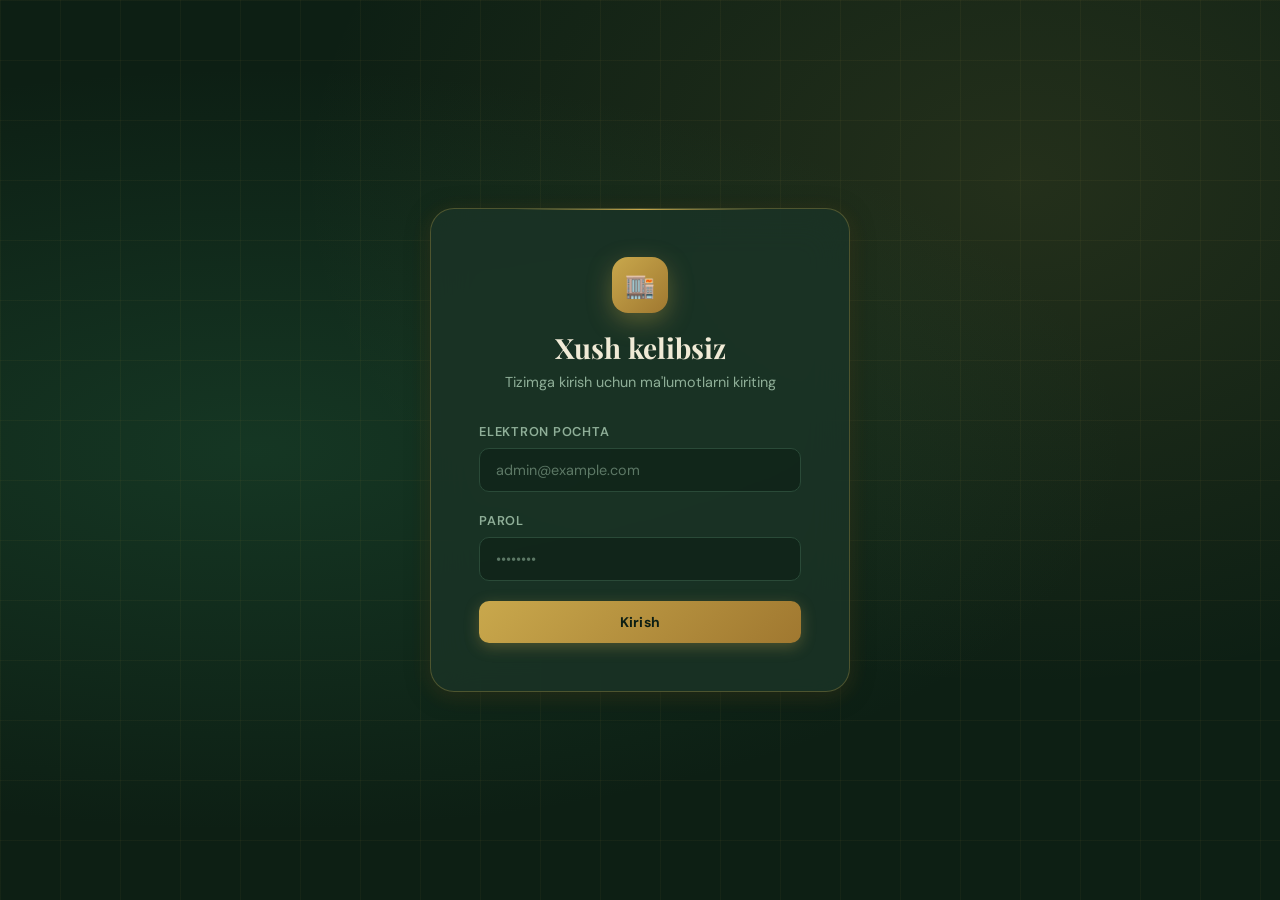
<file: frontend/index.html>
<!DOCTYPE html>
<html lang="uz">
<head>
    <meta charset="UTF-8">
    <meta name="viewport" content="width=device-width, initial-scale=1.0">
    <title>Kirish | Wholesale Platform</title>
    <link rel="stylesheet" href="css/style.css">
</head>
<body>
    <div class="auth-container">
        <div class="auth-card">
            <div class="auth-logo">
                <div class="auth-logo-icon">🏬</div>
                <h1>Xush kelibsiz</h1>
                <p>Tizimga kirish uchun ma'lumotlarni kiriting</p>
            </div>

            <form id="login-form">
                <div class="form-group">
                    <label for="email">Elektron pochta</label>
                    <input type="email" id="email" placeholder="admin@example.com" required autocomplete="email">
                </div>
                <div class="form-group">
                    <label for="password">Parol</label>
                    <input type="password" id="password" placeholder="••••••••" required autocomplete="current-password">
                </div>
                <button type="submit" class="btn btn-primary btn-full" id="login-btn">
                    Kirish
                </button>
            </form>

            <div id="login-error" style="color: var(--danger); margin-top: 1rem; text-align: center; font-size: 0.875rem; display: none; background: var(--danger-dim); padding: 0.75rem; border-radius: 0.625rem; border: 1px solid rgba(224,92,92,0.3);"></div>
        </div>
    </div>

    <div id="notification-container"></div>

    <script src="js/api.js"></script>
    <script src="js/app.js"></script>
    <script>
        // If already logged in, redirect
        if (localStorage.getItem('access_token')) {
            window.location.href = 'dashboard.html';
        }

        const loginForm = document.getElementById('login-form');
        const loginError = document.getElementById('login-error');
        const loginBtn = document.getElementById('login-btn');

        loginForm.addEventListener('submit', async (e) => {
            e.preventDefault();
            const email = document.getElementById('email').value.trim();
            const password = document.getElementById('password').value;

            loginError.style.display = 'none';
            loginBtn.disabled = true;
            loginBtn.textContent = 'Kirmoqda...';

            try {
                const data = await API.login(email, password);
                localStorage.setItem('access_token', data.access_token);

                // Fetch user profile
                try {
                    const me = await API.getMe();
                    localStorage.setItem('user', JSON.stringify(me));
                } catch (_) {
                    localStorage.setItem('user', JSON.stringify({ email }));
                }

                showNotification('Muvaffaqiyatli kirdingiz!', 'success');
                setTimeout(() => { window.location.href = 'dashboard.html'; }, 800);
            } catch (err) {
                loginError.textContent = err.message || 'Login xatosi';
                loginError.style.display = 'block';
                loginBtn.disabled = false;
                loginBtn.textContent = 'Kirish';
            }
        });
    </script>
</body>
</html>
</file>
<file: frontend/css/style.css>
@import url('https://fonts.googleapis.com/css2?family=Playfair+Display:wght@600;700&family=DM+Sans:wght@300;400;500;600&display=swap');

:root {
  /* Dark Green & Gold Palette */
  --primary: #C9A84C;           /* Gold */
  --primary-hover: #E2C06A;     /* Light gold */
  --primary-dim: rgba(201, 168, 76, 0.15);
  --secondary: #2E7D52;         /* Forest green accent */
  --bg-dark: #0D1F14;           /* Very dark green */
  --bg-mid: #142A1C;            /* Dark green */
  --bg-card: #1A3326;           /* Card background */
  --bg-card-hover: #1F3D2E;
  --text-main: #F0EAD6;         /* Warm white */
  --text-muted: #8FAF98;        /* Muted green-gray */
  --border: #2A4A38;            /* Subtle green border */
  --border-gold: rgba(201, 168, 76, 0.3);
  --danger: #E05C5C;
  --danger-dim: rgba(224, 92, 92, 0.15);
  --success: #4CAF7D;
  --success-dim: rgba(76, 175, 125, 0.15);
  --warning: #D4A537;
  --warning-dim: rgba(212, 165, 55, 0.15);
  --glass: rgba(26, 51, 38, 0.85);
  --shadow: 0 4px 24px rgba(0, 0, 0, 0.4);
  --shadow-gold: 0 4px 20px rgba(201, 168, 76, 0.2);
}

* {
  margin: 0;
  padding: 0;
  box-sizing: border-box;
}

body {
  font-family: 'DM Sans', sans-serif;
  background: var(--bg-dark);
  color: var(--text-main);
  min-height: 100vh;
  overflow-x: hidden;
}

/* Subtle noise texture overlay */
body::before {
  content: '';
  position: fixed;
  inset: 0;
  background-image: url("data:image/svg+xml,%3Csvg viewBox='0 0 256 256' xmlns='http://www.w3.org/2000/svg'%3E%3Cfilter id='noise'%3E%3CfeTurbulence type='fractalNoise' baseFrequency='0.9' numOctaves='4' stitchTiles='stitch'/%3E%3C/filter%3E%3Crect width='100%25' height='100%25' filter='url(%23noise)' opacity='0.03'/%3E%3C/svg%3E");
  pointer-events: none;
  z-index: 0;
  opacity: 0.4;
}

/* --- Layout Utilities --- */
.container { max-width: 1200px; margin: 0 auto; padding: 0 1.5rem; }
.flex { display: flex; }
.items-center { align-items: center; }
.justify-between { justify-content: space-between; }
.grid { display: grid; }
.gap-4 { gap: 1rem; }
.gap-6 { gap: 1.5rem; }
.mt-4 { margin-top: 1rem; }
.mt-6 { margin-top: 1.5rem; }
.mb-4 { margin-bottom: 1rem; }

/* --- Auth Page --- */
.auth-container {
  display: flex;
  justify-content: center;
  align-items: center;
  min-height: 100vh;
  background:
    radial-gradient(ellipse at 20% 50%, rgba(46, 125, 82, 0.25) 0%, transparent 60%),
    radial-gradient(ellipse at 80% 20%, rgba(201, 168, 76, 0.12) 0%, transparent 50%),
    var(--bg-dark);
  position: relative;
}

/* Decorative lines */
.auth-container::after {
  content: '';
  position: absolute;
  inset: 0;
  background-image:
    linear-gradient(rgba(201, 168, 76, 0.05) 1px, transparent 1px),
    linear-gradient(90deg, rgba(201, 168, 76, 0.05) 1px, transparent 1px);
  background-size: 60px 60px;
  pointer-events: none;
}

.auth-card {
  background: var(--glass);
  backdrop-filter: blur(20px);
  border: 1px solid var(--border-gold);
  padding: 3rem;
  border-radius: 1.5rem;
  width: 100%;
  max-width: 420px;
  box-shadow: var(--shadow), var(--shadow-gold);
  position: relative;
  z-index: 1;
}

.auth-card::before {
  content: '';
  position: absolute;
  top: 0;
  left: 50%;
  transform: translateX(-50%);
  width: 60%;
  height: 1px;
  background: linear-gradient(90deg, transparent, var(--primary), transparent);
}

.auth-logo {
  text-align: center;
  margin-bottom: 2rem;
}

.auth-logo-icon {
  width: 56px;
  height: 56px;
  background: linear-gradient(135deg, var(--primary), #A07830);
  border-radius: 1rem;
  display: inline-flex;
  align-items: center;
  justify-content: center;
  font-size: 1.5rem;
  margin-bottom: 1rem;
  box-shadow: 0 8px 24px rgba(201, 168, 76, 0.35);
}

.auth-card h1 {
  font-family: 'Playfair Display', serif;
  font-size: 1.75rem;
  font-weight: 700;
  margin-bottom: 0.4rem;
  text-align: center;
  color: var(--text-main);
}

.auth-card p {
  color: var(--text-muted);
  text-align: center;
  margin-bottom: 2rem;
  font-size: 0.9rem;
}

/* --- Inputs & Buttons --- */
.form-group {
  margin-bottom: 1.25rem;
}

label {
  display: block;
  font-size: 0.8rem;
  font-weight: 600;
  letter-spacing: 0.06em;
  text-transform: uppercase;
  margin-bottom: 0.5rem;
  color: var(--text-muted);
}

input, select, textarea {
  width: 100%;
  background: rgba(13, 31, 20, 0.6);
  border: 1px solid var(--border);
  padding: 0.75rem 1rem;
  border-radius: 0.625rem;
  color: var(--text-main);
  font-family: inherit;
  font-size: 0.9rem;
  transition: all 0.2s;
}

input::placeholder { color: var(--text-muted); opacity: 0.6; }

input:focus, select:focus, textarea:focus {
  outline: none;
  border-color: var(--primary);
  box-shadow: 0 0 0 3px rgba(201, 168, 76, 0.15);
  background: rgba(13, 31, 20, 0.8);
}

select option {
  background: var(--bg-card);
  color: var(--text-main);
}

.btn {
  padding: 0.75rem 1.5rem;
  border-radius: 0.625rem;
  border: none;
  font-weight: 600;
  font-size: 0.875rem;
  cursor: pointer;
  transition: all 0.2s;
  font-family: inherit;
  display: inline-flex;
  align-items: center;
  justify-content: center;
  gap: 0.5rem;
  letter-spacing: 0.02em;
  white-space: nowrap;
}

.btn-primary {
  background: linear-gradient(135deg, var(--primary), #A07830);
  color: #0D1F14;
  font-weight: 700;
  box-shadow: 0 4px 15px rgba(201, 168, 76, 0.3);
}

.btn-primary:hover {
  background: linear-gradient(135deg, var(--primary-hover), var(--primary));
  transform: translateY(-1px);
  box-shadow: 0 6px 20px rgba(201, 168, 76, 0.4);
}

.btn-secondary {
  background: var(--bg-card);
  color: var(--text-muted);
  border: 1px solid var(--border);
}

.btn-secondary:hover {
  border-color: var(--primary);
  color: var(--primary);
}

.btn-danger {
  background: var(--danger-dim);
  color: var(--danger);
  border: 1px solid rgba(224, 92, 92, 0.3);
}

.btn-danger:hover {
  background: var(--danger);
  color: white;
  border-color: var(--danger);
}

.btn-full { width: 100%; }

.btn-sm {
  padding: 0.4rem 0.75rem;
  font-size: 0.8rem;
  border-radius: 0.5rem;
}

.btn-icon {
  padding: 0.5rem;
  width: 36px;
  height: 36px;
  border-radius: 0.5rem;
  background: var(--bg-dark);
  border: 1px solid var(--border);
  color: var(--text-muted);
}

.btn-icon:hover {
  border-color: var(--primary);
  color: var(--primary);
}

/* --- Dashboard Layout --- */
.sidebar {
  width: 260px;
  height: 100vh;
  position: fixed;
  left: 0;
  top: 0;
  background: var(--bg-mid);
  border-right: 1px solid var(--border);
  padding: 1.5rem;
  z-index: 100;
  display: flex;
  flex-direction: column;
}

.sidebar-logo {
  display: flex;
  align-items: center;
  gap: 0.75rem;
  margin-bottom: 2rem;
  padding-bottom: 1.5rem;
  border-bottom: 1px solid var(--border);
}

.sidebar-logo-icon {
  width: 38px;
  height: 38px;
  background: linear-gradient(135deg, var(--primary), #A07830);
  border-radius: 0.625rem;
  display: flex;
  align-items: center;
  justify-content: center;
  font-size: 1rem;
  flex-shrink: 0;
}

.sidebar-logo h2 {
  font-family: 'Playfair Display', serif;
  font-size: 1.1rem;
  font-weight: 700;
  color: var(--text-main);
  line-height: 1.2;
}

.sidebar-logo span {
  font-size: 0.7rem;
  color: var(--primary);
  font-weight: 600;
  letter-spacing: 0.08em;
  text-transform: uppercase;
}

.nav-section-title {
  font-size: 0.7rem;
  font-weight: 700;
  letter-spacing: 0.1em;
  text-transform: uppercase;
  color: var(--text-muted);
  margin: 0.75rem 0 0.5rem 0.5rem;
  opacity: 0.7;
}

nav { flex: 1; }

.nav-link {
  display: flex;
  align-items: center;
  gap: 0.75rem;
  padding: 0.65rem 0.875rem;
  color: var(--text-muted);
  text-decoration: none;
  border-radius: 0.625rem;
  transition: all 0.2s;
  margin-bottom: 0.25rem;
  font-size: 0.875rem;
  font-weight: 500;
}

.nav-link svg { width: 18px; height: 18px; flex-shrink: 0; }

.nav-link:hover {
  background: var(--primary-dim);
  color: var(--primary);
}

.nav-link.active {
  background: var(--primary-dim);
  color: var(--primary);
  border-left: 2px solid var(--primary);
  padding-left: calc(0.875rem - 2px);
}

.sidebar-footer {
  padding-top: 1.5rem;
  border-top: 1px solid var(--border);
}

.main-content {
  margin-left: 260px;
  padding: 2rem 2.5rem;
  min-height: 100vh;
  position: relative;
  z-index: 1;
}

/* --- Page Header --- */
.page-header {
  display: flex;
  justify-content: space-between;
  align-items: flex-start;
  margin-bottom: 2rem;
}

.page-header h1 {
  font-family: 'Playfair Display', serif;
  font-size: 1.75rem;
  font-weight: 700;
  color: var(--text-main);
  margin-bottom: 0.25rem;
}

.page-header p {
  color: var(--text-muted);
  font-size: 0.875rem;
}

/* --- Cards --- */
.card {
  background: var(--bg-card);
  border: 1px solid var(--border);
  border-radius: 1rem;
  padding: 1.5rem;
  position: relative;
  overflow: hidden;
}

.card::before {
  content: '';
  position: absolute;
  top: 0;
  left: 0;
  right: 0;
  height: 1px;
  background: linear-gradient(90deg, transparent, rgba(201, 168, 76, 0.3), transparent);
}

/* --- Stat Cards --- */
.stat-card {
  padding: 1.5rem;
}

.stat-card-header {
  display: flex;
  justify-content: space-between;
  align-items: flex-start;
  margin-bottom: 1rem;
}

.stat-icon {
  width: 44px;
  height: 44px;
  border-radius: 0.75rem;
  display: flex;
  align-items: center;
  justify-content: center;
  background: var(--primary-dim);
  color: var(--primary);
  flex-shrink: 0;
}

.stat-icon svg { width: 22px; height: 22px; }

.stat-icon.green { background: var(--success-dim); color: var(--success); }
.stat-icon.gold { background: var(--primary-dim); color: var(--primary); }
.stat-icon.red { background: var(--danger-dim); color: var(--danger); }

.stat-value {
  font-family: 'Playfair Display', serif;
  font-size: 2.25rem;
  font-weight: 700;
  color: var(--text-main);
  line-height: 1;
  margin-bottom: 0.35rem;
}

.stat-label {
  color: var(--text-muted);
  font-size: 0.825rem;
  font-weight: 500;
}

/* --- Tables --- */
table {
  width: 100%;
  border-collapse: collapse;
  margin-top: 1rem;
}

thead tr {
  border-bottom: 1px solid var(--border);
}

th {
  text-align: left;
  color: var(--text-muted);
  font-weight: 600;
  font-size: 0.75rem;
  letter-spacing: 0.06em;
  text-transform: uppercase;
  padding: 0.875rem 1rem;
}

td {
  padding: 0.875rem 1rem;
  border-bottom: 1px solid rgba(42, 74, 56, 0.5);
  font-size: 0.875rem;
  vertical-align: middle;
}

tr:last-child td { border-bottom: none; }

tr:hover td { background: rgba(201, 168, 76, 0.03); }

tbody tr { transition: background 0.15s; }

td strong { color: var(--text-main); font-weight: 600; }

td code {
  background: var(--bg-dark);
  border: 1px solid var(--border);
  padding: 0.2rem 0.5rem;
  border-radius: 0.375rem;
  font-size: 0.8rem;
  color: var(--primary);
  font-family: 'Courier New', monospace;
}

/* --- Badges --- */
.badge {
  padding: 0.25rem 0.75rem;
  border-radius: 9999px;
  font-size: 0.75rem;
  font-weight: 600;
  letter-spacing: 0.03em;
  display: inline-flex;
  align-items: center;
  gap: 0.3rem;
}

.badge::before {
  content: '';
  width: 5px;
  height: 5px;
  border-radius: 50%;
  background: currentColor;
}

.badge-success { background: var(--success-dim); color: var(--success); }
.badge-warning { background: var(--warning-dim); color: var(--warning); }
.badge-danger  { background: var(--danger-dim);  color: var(--danger);  }
.badge-muted   { background: rgba(143,175,152,0.1); color: var(--text-muted); }

/* --- Modal --- */
.modal-overlay {
  position: fixed;
  inset: 0;
  background: rgba(0, 0, 0, 0.7);
  backdrop-filter: blur(4px);
  z-index: 1000;
  display: flex;
  align-items: center;
  justify-content: center;
  padding: 1rem;
  opacity: 0;
  pointer-events: none;
  transition: opacity 0.2s;
}

.modal-overlay.open {
  opacity: 1;
  pointer-events: all;
}

.modal {
  background: var(--bg-card);
  border: 1px solid var(--border-gold);
  border-radius: 1.25rem;
  padding: 2rem;
  width: 100%;
  max-width: 520px;
  max-height: 90vh;
  overflow-y: auto;
  position: relative;
  transform: translateY(20px);
  transition: transform 0.2s;
  box-shadow: var(--shadow), var(--shadow-gold);
}

.modal-overlay.open .modal {
  transform: translateY(0);
}

.modal::before {
  content: '';
  position: absolute;
  top: 0;
  left: 50%;
  transform: translateX(-50%);
  width: 40%;
  height: 1px;
  background: linear-gradient(90deg, transparent, var(--primary), transparent);
}

.modal-header {
  display: flex;
  justify-content: space-between;
  align-items: center;
  margin-bottom: 1.5rem;
}

.modal-header h3 {
  font-family: 'Playfair Display', serif;
  font-size: 1.3rem;
  font-weight: 700;
}

.modal-close {
  width: 32px;
  height: 32px;
  border-radius: 0.5rem;
  background: var(--bg-dark);
  border: 1px solid var(--border);
  color: var(--text-muted);
  cursor: pointer;
  display: flex;
  align-items: center;
  justify-content: center;
  transition: all 0.2s;
}

.modal-close:hover {
  border-color: var(--danger);
  color: var(--danger);
}

.modal-footer {
  display: flex;
  gap: 0.75rem;
  justify-content: flex-end;
  margin-top: 1.5rem;
  padding-top: 1.25rem;
  border-top: 1px solid var(--border);
}

/* --- Search Bar --- */
.search-bar {
  position: relative;
}

.search-bar svg {
  position: absolute;
  left: 0.875rem;
  top: 50%;
  transform: translateY(-50%);
  width: 16px;
  height: 16px;
  color: var(--text-muted);
  pointer-events: none;
}

.search-bar input {
  padding-left: 2.5rem;
  width: 260px;
}

/* --- Low stock list --- */
.stock-item {
  display: flex;
  justify-content: space-between;
  align-items: center;
  padding: 0.625rem 0;
  border-bottom: 1px solid rgba(42, 74, 56, 0.5);
}

.stock-item:last-child { border-bottom: none; }

.stock-item-name { font-size: 0.875rem; font-weight: 500; }
.stock-item-qty { font-weight: 700; color: var(--danger); font-size: 0.875rem; }

/* --- User avatar --- */
.user-avatar {
  width: 38px;
  height: 38px;
  border-radius: 50%;
  background: linear-gradient(135deg, var(--primary), #A07830);
  display: flex;
  align-items: center;
  justify-content: center;
  font-weight: 700;
  font-size: 0.875rem;
  color: #0D1F14;
  flex-shrink: 0;
}

/* --- Top bar inside main content --- */
.top-bar {
  display: flex;
  justify-content: space-between;
  align-items: center;
  margin-bottom: 2rem;
}

.top-bar-user {
  display: flex;
  align-items: center;
  gap: 0.75rem;
}

.top-bar-user-name {
  font-weight: 600;
  font-size: 0.875rem;
}

.top-bar-user-role {
  font-size: 0.75rem;
  color: var(--text-muted);
}

/* --- Notifications --- */
#notification-container {
  position: fixed;
  top: 1.5rem;
  right: 1.5rem;
  z-index: 2000;
  display: flex;
  flex-direction: column;
  gap: 0.5rem;
}

.notification {
  padding: 0.875rem 1.25rem;
  border-radius: 0.75rem;
  color: white;
  font-size: 0.875rem;
  font-weight: 500;
  box-shadow: 0 8px 24px rgba(0, 0, 0, 0.4);
  animation: slideIn 0.3s cubic-bezier(0.34, 1.56, 0.64, 1);
  display: flex;
  align-items: center;
  gap: 0.625rem;
  min-width: 260px;
  max-width: 360px;
  border: 1px solid transparent;
  backdrop-filter: blur(8px);
}

.notification.success {
  background: rgba(76, 175, 125, 0.15);
  border-color: rgba(76, 175, 125, 0.4);
  color: #7FCFA8;
}

.notification.error {
  background: rgba(224, 92, 92, 0.15);
  border-color: rgba(224, 92, 92, 0.4);
  color: #F0A0A0;
}

.notification.info {
  background: rgba(201, 168, 76, 0.15);
  border-color: rgba(201, 168, 76, 0.4);
  color: var(--primary);
}

@keyframes slideIn {
  from { transform: translateX(110%) scale(0.9); opacity: 0; }
  to   { transform: translateX(0) scale(1); opacity: 1; }
}

/* --- Empty state --- */
.empty-state {
  text-align: center;
  padding: 3rem 1rem;
  color: var(--text-muted);
}

.empty-state svg { width: 48px; height: 48px; opacity: 0.3; margin-bottom: 1rem; }
.empty-state p { font-size: 0.9rem; }

/* --- Loading skeleton --- */
.skeleton {
  background: linear-gradient(90deg, var(--bg-card) 25%, var(--bg-card-hover) 50%, var(--bg-card) 75%);
  background-size: 200% 100%;
  animation: shimmer 1.5s infinite;
  border-radius: 0.5rem;
}

@keyframes shimmer {
  from { background-position: 200% 0; }
  to   { background-position: -200% 0; }
}

/* --- Scrollbar --- */
::-webkit-scrollbar { width: 6px; height: 6px; }
::-webkit-scrollbar-track { background: var(--bg-dark); }
::-webkit-scrollbar-thumb { background: var(--border); border-radius: 3px; }
::-webkit-scrollbar-thumb:hover { background: var(--primary); }

/* --- Form grid --- */
.form-row {
  display: grid;
  grid-template-columns: 1fr 1fr;
  gap: 1rem;
}

@media (max-width: 480px) {
  .form-row { grid-template-columns: 1fr; }
}

/* --- Action buttons in table --- */
.actions { display: flex; gap: 0.5rem; }
</file>
